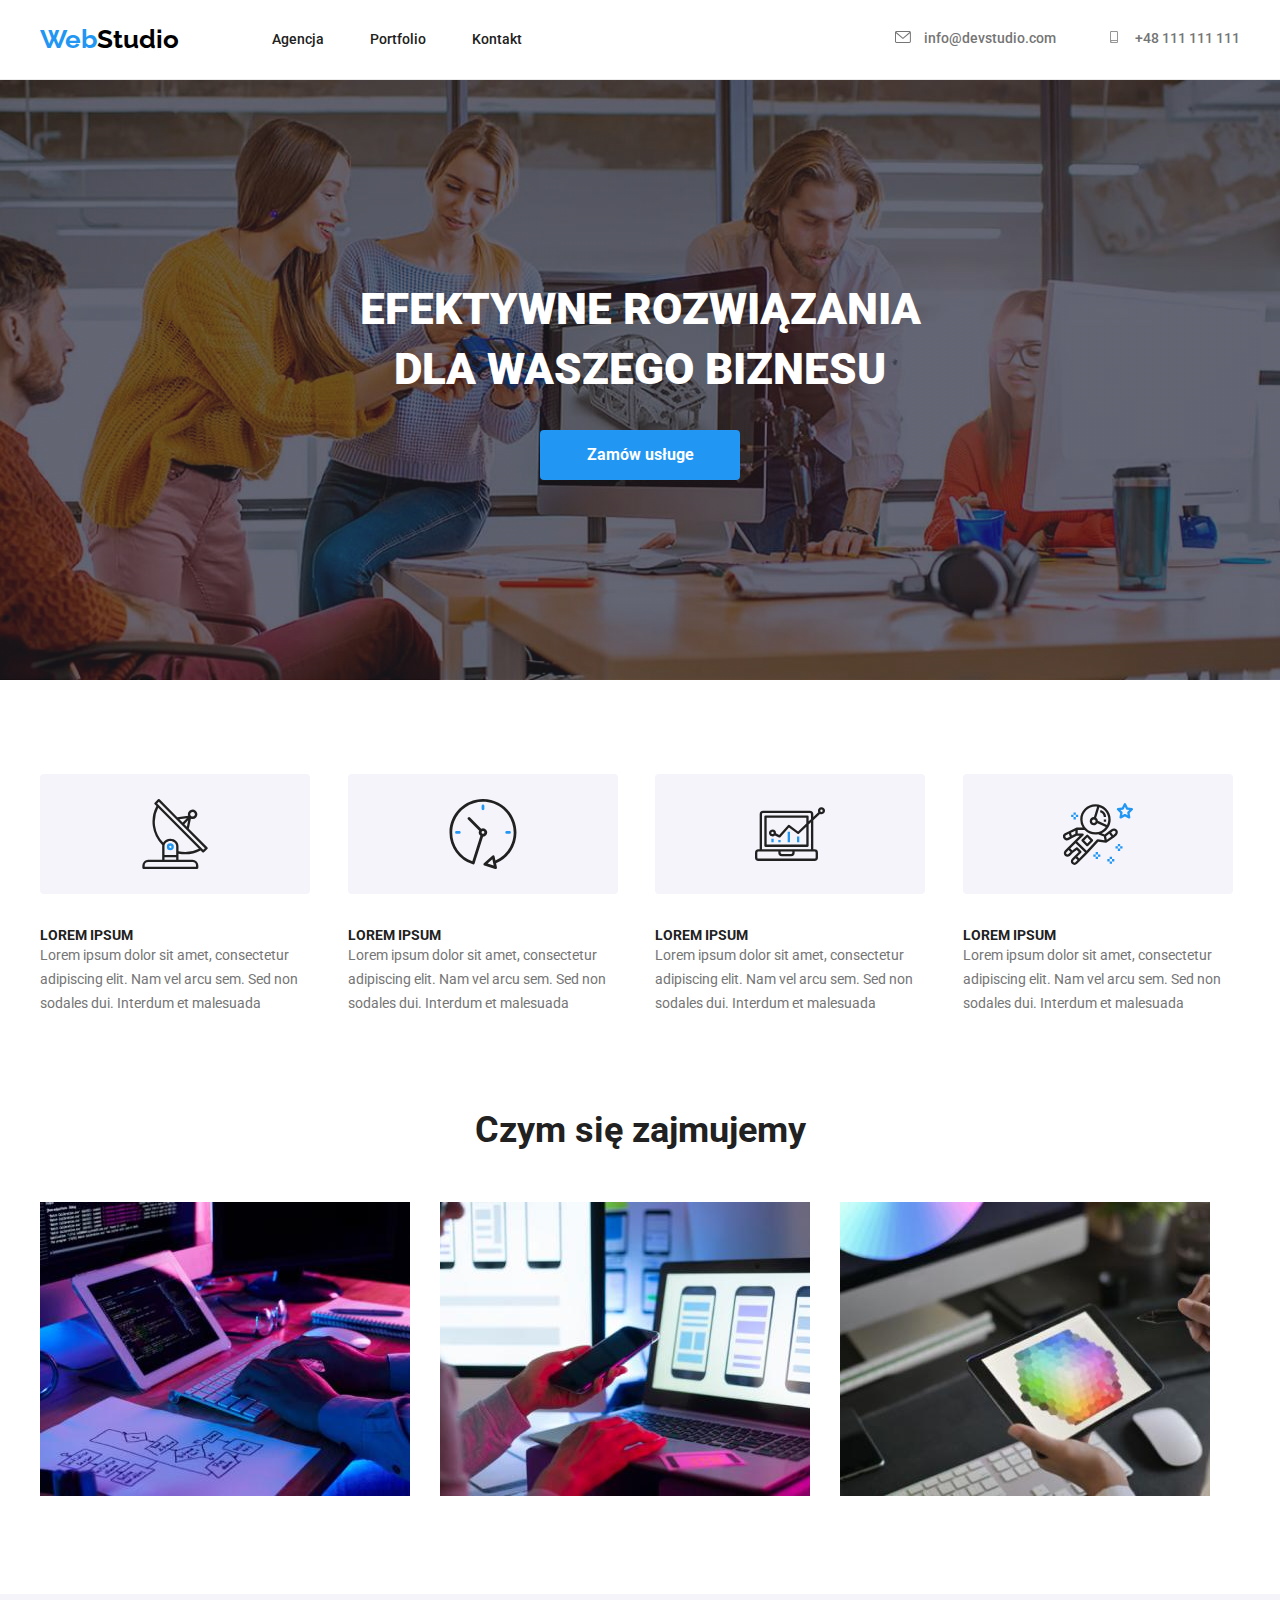
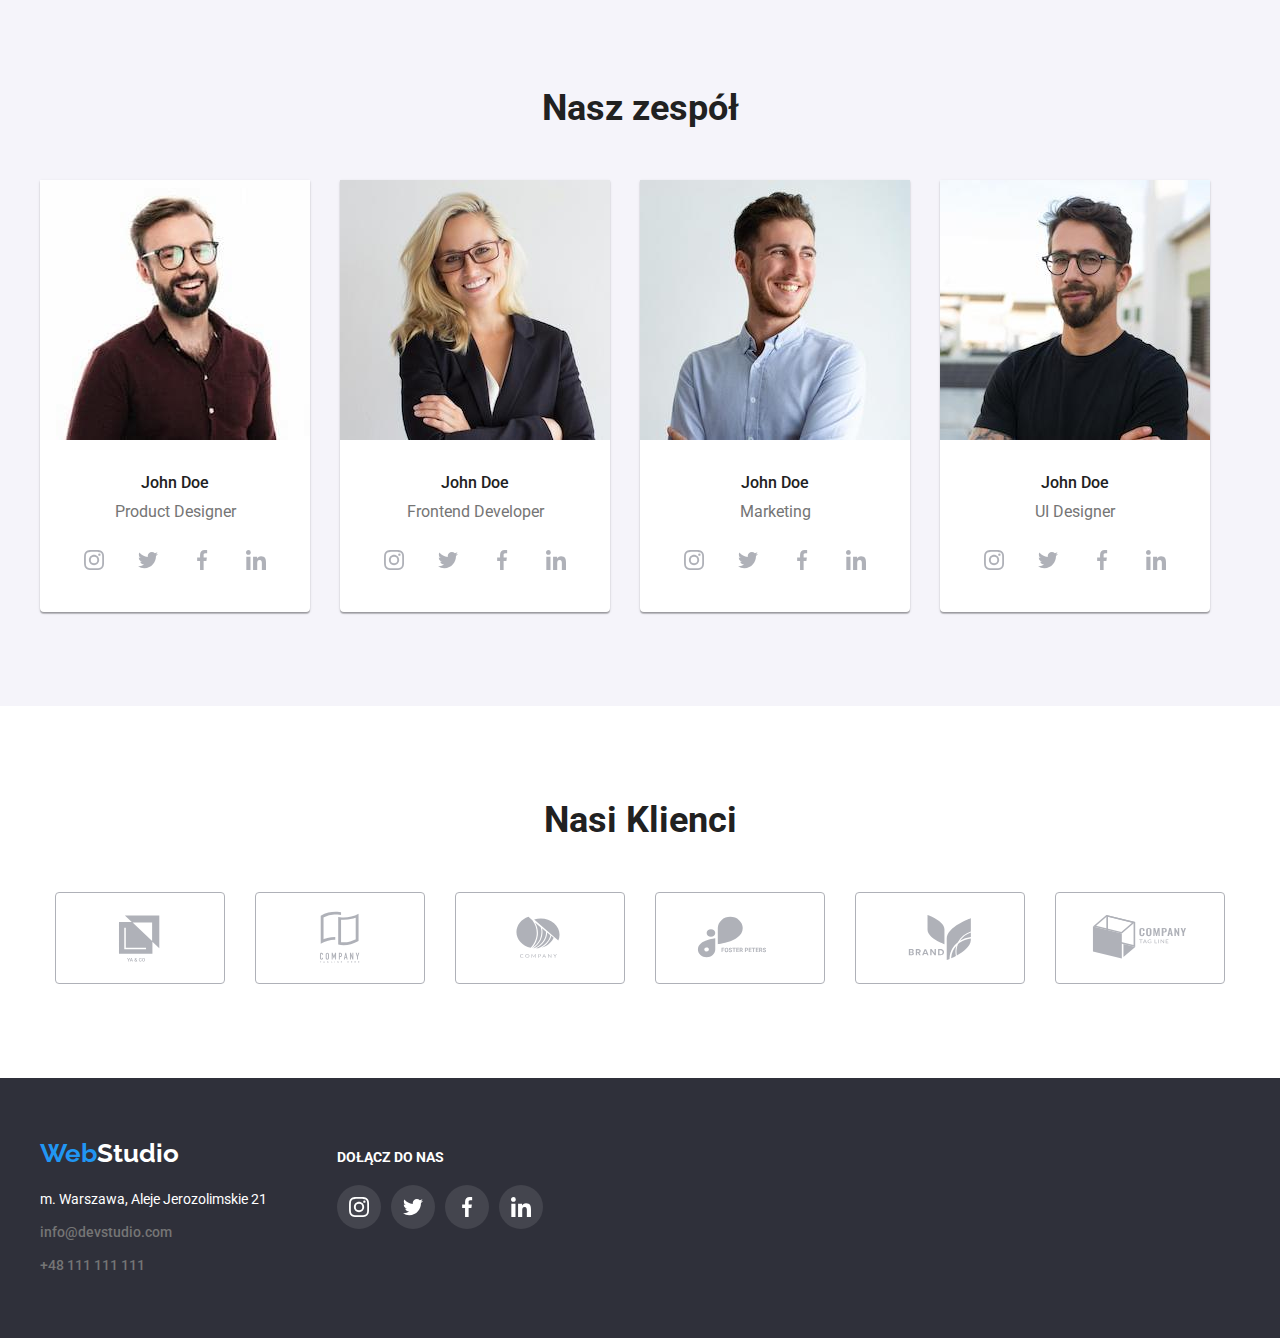
<file: index.html>
<!DOCTYPE html>
<html lang="pl">
    <head>
        <meta charset="UTF-8" />
        <meta http-equiv="X-UA-Compatible" content="IE=edge" />
        <meta name="viewport" content="width=device-width, initial-scale=1.0" />
        <!--google fonts-->
        <link rel="preconnect" href="https://fonts.googleapis.com" />
        <link rel="preconnect" href="https://fonts.gstatic.com" crossorigin />
        <link
            href="https://fonts.googleapis.com/css2?family=Raleway:wght@700&family=Roboto:wght@400;500;700;900&display=swap"
            rel="stylesheet"
        />
        <!--end google fonts-->
        <link rel="stylesheet" href="css/modern-normalize.min.css" />
        <link rel="stylesheet" href="css/styles.css" />
        <title>studio</title>
    </head>
    <body>
        <header class="header-wrapper">
            <div class="container nav-site">
                <nav class="upper-menu">
                    <a class="logo" href="index.html"
                        ><span class="web">Web</span>Studio</a
                    >
                    <ul class="main-links">
                        <li><a href="#">Agencja</a></li>
                        <li><a href="portfolio.html">Portfolio</a></li>
                        <li><a href="#">Kontakt</a></li>
                    </ul>
                </nav>
                <div class="contact-info">
                    <a class="contact-mail" href="mailto:info@devstudio.com"
                        ><svg class="info-icons" width="16" height="12">
                            <use href="./images/icons.svg#icon-envelope"></use>
                        </svg>
                        info@devstudio.com</a
                    >
                    <a class="contact-tel" href="tel:+48111111111">
                        <svg class="info-icons" width="16" height="12">
                            <use
                                href="./images/icons.svg#icon-smartphone"
                            ></use>
                        </svg>
                        +48 111 111 111</a
                    >
                </div>
            </div>
        </header>
        <main>
            <section class="section main-header">
                <div class="container title-box">
                    <h1 class="main-title">
                        EFEKTYWNE ROZWIĄZANIA DLA WASZEGO BIZNESU
                    </h1>
                    <button class="service-button" type="button">
                        Zamów usługe
                    </button>
                </div>
            </section>
            <section class="section">
                <div class="container">
                    <ul class="articles">
                        <li>
                            <svg class="feature-box" width="270" height="120">
                                <use
                                    class="feature-icon"
                                    width="70"
                                    height="70"
                                    x="100"
                                    y="25"
                                    href="./images/icons.svg#icon-antenna"
                                ></use>
                            </svg>
                            <h5 class="title-info">LOREM IPSUM</h5>
                            <p class="text-info">
                                Lorem ipsum dolor sit amet, consectetur
                                adipiscing elit. Nam vel arcu sem. Sed non
                                sodales dui. Interdum et malesuada
                            </p>
                        </li>
                        <li>
                            <svg class="feature-box" width="270" height="120">
                                <use
                                    class="feature-icon"
                                    width="70"
                                    height="70"
                                    x="100"
                                    y="25"
                                    href="./images/icons.svg#icon-clock"
                                ></use>
                            </svg>
                            <h5 class="title-info">LOREM IPSUM</h5>
                            <p class="text-info">
                                Lorem ipsum dolor sit amet, consectetur
                                adipiscing elit. Nam vel arcu sem. Sed non
                                sodales dui. Interdum et malesuada
                            </p>
                        </li>
                        <li>
                            <svg class="feature-box" width="270" height="120">
                                <use
                                    class="feature-icon"
                                    width="70"
                                    height="70"
                                    x="100"
                                    y="25"
                                    href="./images/icons.svg#icon-diagram"
                                ></use>
                            </svg>
                            <h5 class="title-info">LOREM IPSUM</h5>
                            <p class="text-info">
                                Lorem ipsum dolor sit amet, consectetur
                                adipiscing elit. Nam vel arcu sem. Sed non
                                sodales dui. Interdum et malesuada
                            </p>
                        </li>
                        <li>
                            <svg class="feature-box" width="270" height="120">
                                <use
                                    class="feature-icon"
                                    width="70"
                                    height="70"
                                    x="100"
                                    y="25"
                                    href="./images/icons.svg#icon-astronaut"
                                ></use>
                            </svg>
                            <h5 class="title-info">LOREM IPSUM</h5>
                            <p class="text-info">
                                Lorem ipsum dolor sit amet, consectetur
                                adipiscing elit. Nam vel arcu sem. Sed non
                                sodales dui. Interdum et malesuada
                            </p>
                        </li>
                    </ul>
                </div>
            </section>
            <!--czym się zajmujemy-->
            <section class="section sec-marg">
                <div class="our-work container">
                    <h2 class="our-work-title">Czym się zajmujemy</h2>
                    <ul class="our-work-list">
                        <li>
                            <img
                                src="images/what-we-do/programowanie.jpg"
                                alt="programujący mężczyzna"
                                width="370"
                                height="294"
                            />
                        </li>
                        <li>
                            <img
                                src="images/what-we-do/smartphone.jpg"
                                alt="kobieta stylizuje aplikację na telefony"
                                width="370"
                                height="294"
                            />
                        </li>
                        <li>
                            <img
                                src="images/what-we-do/tablet.jpg"
                                alt="kobieta wybiera kolor z palety"
                                width="370"
                                height="294"
                            />
                        </li>
                    </ul>
                </div>
            </section>
            <!--Nasz zespół-->
            <section class="section grey-bg">
                <div class="container">
                    <div class="our-team">
                        <h2 class="our-team-title">Nasz zespół</h2>
                        <ul class="our-team-list">
                            <li class="our-team-card">
                                <img
                                    src="images/workers/johndoe-product.jpg"
                                    alt="zdjęcie Johna Doe"
                                    width="270"
                                    height="260"
                                />
                                <h5 class="workers-name">John Doe</h5>
                                <p class="workplace">Product Designer</p>
                                <ul class="social-icons">
                                    <li>
                                        <a href="#">
                                            <svg
                                                class="social-icon"
                                                width="20"
                                                height="20"
                                            >
                                                <use
                                                    href="./images/icons.svg#icon-instagram"
                                                ></use>
                                            </svg>
                                        </a>
                                    </li>
                                    <li>
                                        <a href="#">
                                            <svg
                                                class="social-icon"
                                                width="20"
                                                height="20"
                                            >
                                                <use
                                                    href="./images/icons.svg#icon-twitter"
                                                ></use>
                                            </svg>
                                        </a>
                                    </li>
                                    <li>
                                        <a href="#">
                                            <svg
                                                class="social-icon"
                                                width="20"
                                                height="20"
                                            >
                                                <use
                                                    href="./images/icons.svg#icon-facebook"
                                                ></use>
                                            </svg>
                                        </a>
                                    </li>

                                    <li>
                                        <a href="#">
                                            <svg
                                                class="social-icon"
                                                width="20"
                                                height="20"
                                            >
                                                <use
                                                    href="./images/icons.svg#icon-linkedin"
                                                ></use>
                                            </svg>
                                        </a>
                                    </li>
                                </ul>
                            </li>
                            <li class="our-team-card">
                                <img
                                    src="images/workers/johndoe-front.jpg"
                                    alt="zdjęcie Johna Doe"
                                    width="270"
                                    height="260"
                                />
                                <h5 class="workers-name">John Doe</h5>
                                <p class="workplace">Frontend Developer</p>
                                <ul class="social-icons">
                                    <li>
                                        <a href="#">
                                            <svg
                                                class="social-icon"
                                                width="20"
                                                height="20"
                                            >
                                                <use
                                                    href="./images/icons.svg#icon-instagram"
                                                ></use>
                                            </svg>
                                        </a>
                                    </li>
                                    <li>
                                        <a href="#">
                                            <svg
                                                class="social-icon"
                                                width="20"
                                                height="20"
                                            >
                                                <use
                                                    href="./images/icons.svg#icon-twitter"
                                                ></use>
                                            </svg>
                                        </a>
                                    </li>
                                    <li>
                                        <a href="#">
                                            <svg
                                                class="social-icon"
                                                width="20"
                                                height="20"
                                            >
                                                <use
                                                    href="./images/icons.svg#icon-facebook"
                                                ></use>
                                            </svg>
                                        </a>
                                    </li>

                                    <li>
                                        <a href="#">
                                            <svg
                                                class="social-icon"
                                                width="20"
                                                height="20"
                                            >
                                                <use
                                                    href="./images/icons.svg#icon-linkedin"
                                                ></use>
                                            </svg>
                                        </a>
                                    </li>
                                </ul>
                            </li>
                            <li class="our-team-card">
                                <img
                                    src="images/workers/johndoe-marketing.jpg"
                                    alt="zdjęcie Johna Doe"
                                    width="270"
                                    height="260"
                                />
                                <h5 class="workers-name">John Doe</h5>
                                <p class="workplace">Marketing</p>
                                <ul class="social-icons">
                                    <li>
                                        <a href="#">
                                            <svg
                                                class="social-icon"
                                                width="20"
                                                height="20"
                                            >
                                                <use
                                                    href="./images/icons.svg#icon-instagram"
                                                ></use>
                                            </svg>
                                        </a>
                                    </li>
                                    <li>
                                        <a href="#">
                                            <svg
                                                class="social-icon"
                                                width="20"
                                                height="20"
                                            >
                                                <use
                                                    href="./images/icons.svg#icon-twitter"
                                                ></use>
                                            </svg>
                                        </a>
                                    </li>
                                    <li>
                                        <a href="#">
                                            <svg
                                                class="social-icon"
                                                width="20"
                                                height="20"
                                            >
                                                <use
                                                    href="./images/icons.svg#icon-facebook"
                                                ></use>
                                            </svg>
                                        </a>
                                    </li>
                                    <li>
                                        <a href="#">
                                            <svg
                                                class="social-icon"
                                                width="20"
                                                height="20"
                                            >
                                                <use
                                                    href="./images/icons.svg#icon-linkedin"
                                                ></use>
                                            </svg>
                                        </a>
                                    </li>
                                </ul>
                            </li>
                            <li class="our-team-card">
                                <img
                                    src="images/workers/johndoe-ui.jpg"
                                    alt="zdjęcie Johna Doe"
                                    width="270"
                                    height="260"
                                />
                                <h5 class="workers-name">John Doe</h5>
                                <p class="workplace">UI Designer</p>
                                <ul class="social-icons">
                                    <li>
                                        <a href="#">
                                            <svg
                                                class="social-icon"
                                                width="20"
                                                height="20"
                                            >
                                                <use
                                                    href="./images/icons.svg#icon-instagram"
                                                ></use>
                                            </svg>
                                        </a>
                                    </li>
                                    <li>
                                        <a href="#">
                                            <svg
                                                class="social-icon"
                                                width="20"
                                                height="20"
                                            >
                                                <use
                                                    href="./images/icons.svg#icon-twitter"
                                                ></use>
                                            </svg>
                                        </a>
                                    </li>
                                    <li>
                                        <a href="#">
                                            <svg
                                                class="social-icon"
                                                width="20"
                                                height="20"
                                            >
                                                <use
                                                    href="./images/icons.svg#icon-facebook"
                                                ></use>
                                            </svg>
                                        </a>
                                    </li>

                                    <li>
                                        <a href="#">
                                            <svg
                                                class="social-icon"
                                                width="20"
                                                height="20"
                                            >
                                                <use
                                                    href="./images/icons.svg#icon-linkedin"
                                                ></use>
                                            </svg>
                                        </a>
                                    </li>
                                </ul>
                            </li>
                        </ul>
                    </div>
                </div>
            </section>
            <section class="section">
                <div class="container">
                    <h2 class="our-clients">Nasi Klienci</h2>
                    <ul class="clients-icons">
                        <li tabindex="0">
                            <svg class="client-icon" width="106" height="60">
                                <use href="./images/icons.svg#icon-yaco"></use>
                            </svg>
                        </li>
                        <li tabindex="0">
                            <svg class="client-icon" width="106" height="60">
                                <use
                                    href="./images/icons.svg#icon-company-tagline"
                                ></use>
                            </svg>
                        </li>
                        <li tabindex="0">
                            <svg class="client-icon" width="106" height="60">
                                <use
                                    href="./images/icons.svg#icon-company"
                                ></use>
                            </svg>
                        </li>
                        <li tabindex="0">
                            <svg class="client-icon" width="106" height="60">
                                <use
                                    href="./images/icons.svg#icon-foster-peters"
                                ></use>
                            </svg>
                        </li>
                        <li tabindex="0">
                            <svg class="client-icon" width="106" height="60">
                                <use href="./images/icons.svg#icon-brand"></use>
                            </svg>
                        </li>
                        <li tabindex="0">
                            <svg class="client-icon" width="106" height="60">
                                <use
                                    href="./images/icons.svg#icon-company-tag-line"
                                ></use>
                            </svg>
                        </li>
                    </ul>
                </div>
            </section>
        </main>
        <footer class="footer-wrapper">
            <div class="container">
                <section class="lower-menu">
                    <div class="lower-box">
                        <a class="logo lower-logo" href="index.html"
                            ><span class="web">Web</span>Studio</a
                        >
                        <address class="correspondence">
                            <span class="company-street"
                                >m. Warszawa, Aleje Jerozolimskie 21</span
                            >
                            <a
                                class="lower-contact-mail"
                                href="mailto:info@devstudio.com"
                                >info@devstudio.com</a
                            >
                            <a class="lower-contact-tel" href="tel:+48111111111"
                                >+48 111 111 111</a
                            >
                        </address>
                    </div>
                    <div class="join-us">
                        <h5 class="join">Dołącz do nas</h5>
                        <ul class="social-icons-lower">
                            <li>
                                <a href="#">
                                    <svg
                                        class="social-icon-lower"
                                        width="20"
                                        height="20"
                                    >
                                        <use
                                            href="./images/icons.svg#icon-instagram"
                                        ></use>
                                    </svg>
                                </a>
                            </li>
                            <li>
                                <a href="#">
                                    <svg
                                        class="social-icon-lower"
                                        width="20"
                                        height="20"
                                    >
                                        <use
                                            href="./images/icons.svg#icon-twitter"
                                        ></use>
                                    </svg>
                                </a>
                            </li>
                            <li>
                                <a href="#">
                                    <svg
                                        class="social-icon-lower"
                                        width="20"
                                        height="20"
                                    >
                                        <use
                                            href="./images/icons.svg#icon-facebook"
                                        ></use>
                                    </svg>
                                </a>
                            </li>
                            <li>
                                <a href="#">
                                    <svg
                                        class="social-icon-lower"
                                        width="20"
                                        height="20"
                                    >
                                        <use
                                            href="./images/icons.svg#icon-linkedin"
                                        ></use>
                                    </svg>
                                </a>
                            </li>
                        </ul>
                    </div>
                </section>
            </div>
        </footer>
    </body>
</html>
</file>
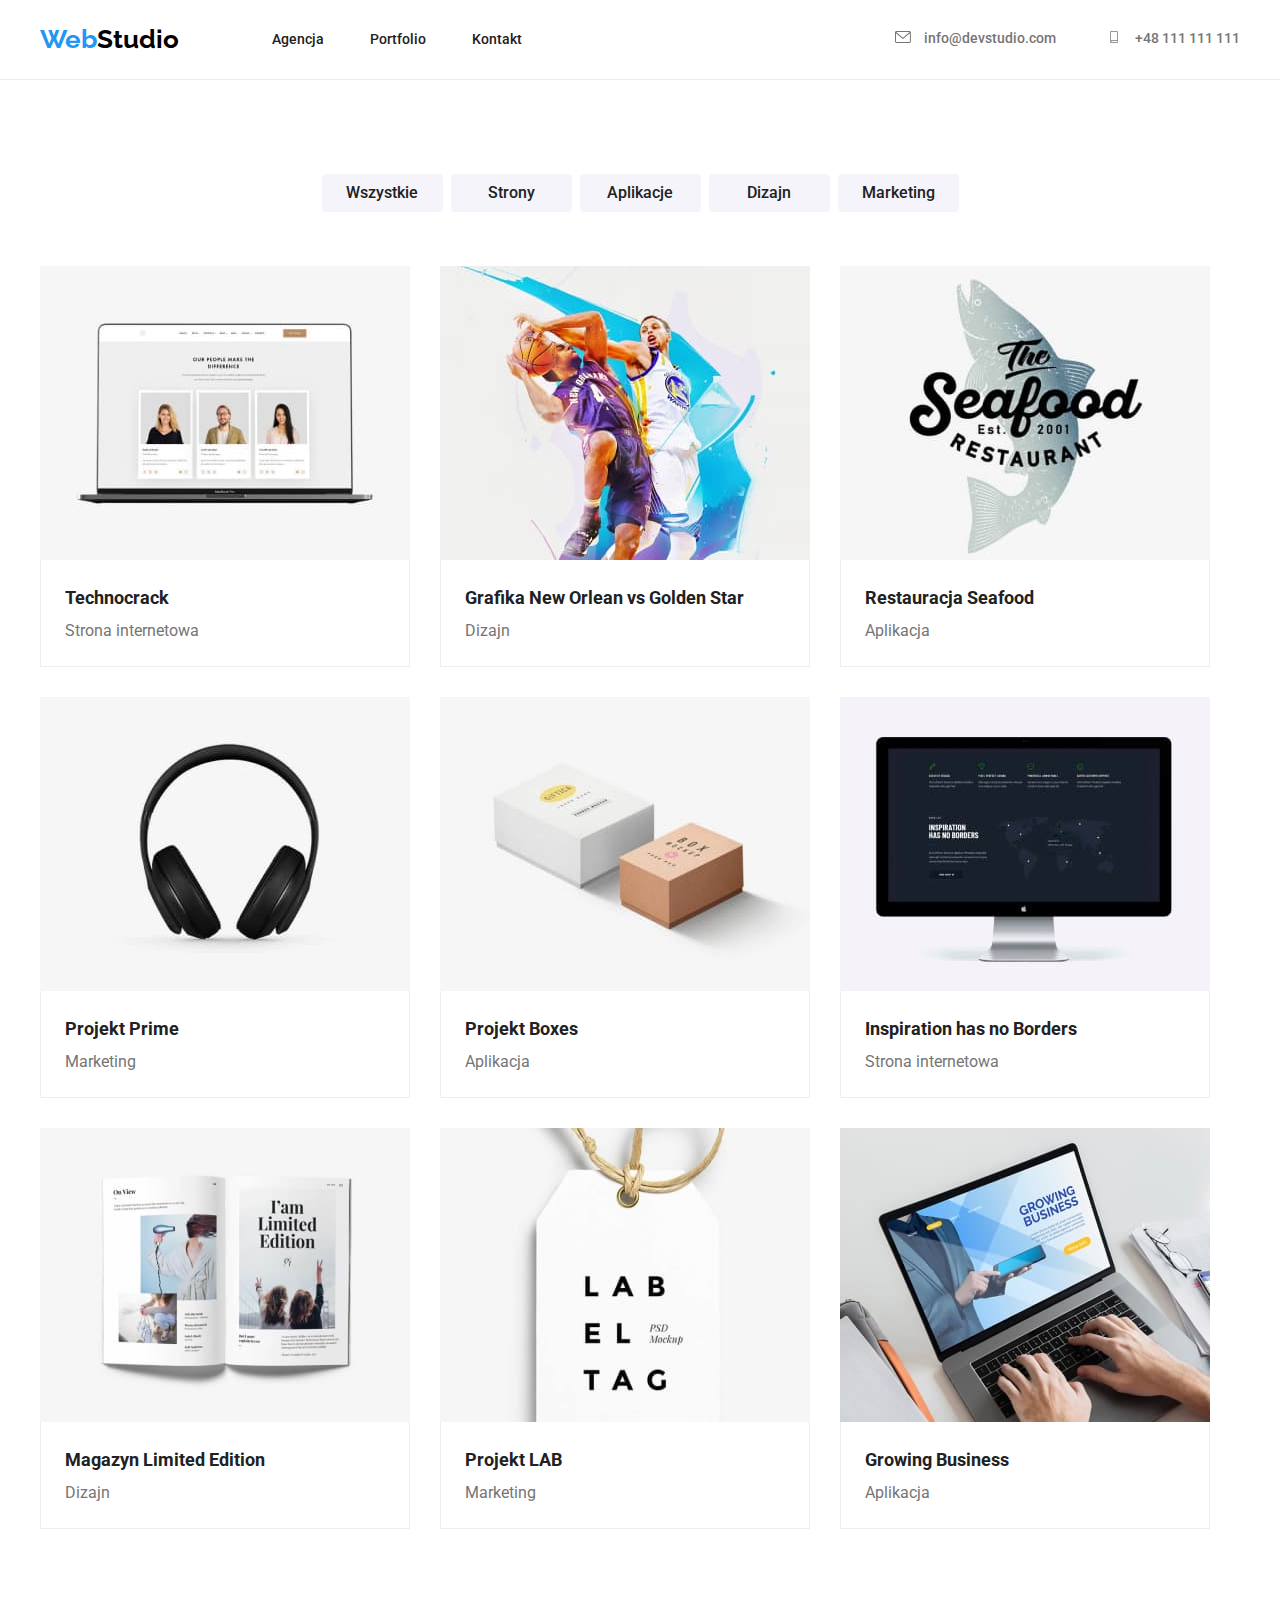
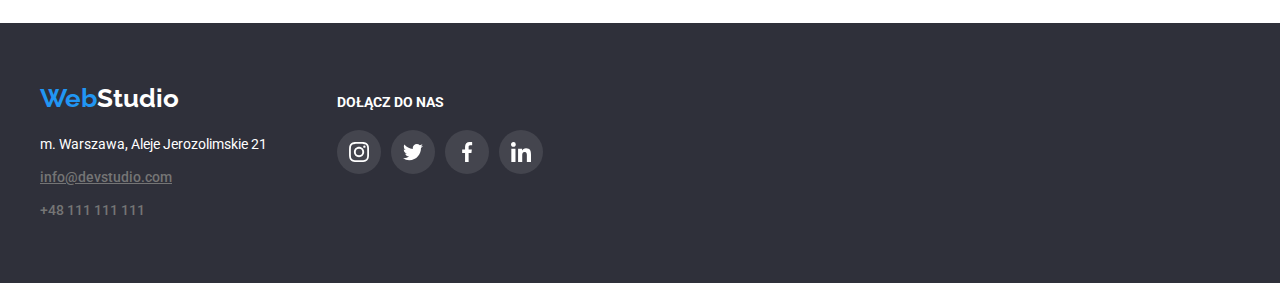
<file: portfolio.html>
<!DOCTYPE html>
<html lang="pl">
    <head>
        <meta charset="UTF-8" />
        <meta http-equiv="X-UA-Compatible" content="IE=edge" />
        <meta name="viewport" content="width=device-width, initial-scale=1.0" />
        <!--google fonts-->
        <link rel="preconnect" href="https://fonts.googleapis.com" />
        <link rel="preconnect" href="https://fonts.gstatic.com" crossorigin />
        <link
            href="https://fonts.googleapis.com/css2?family=Raleway:wght@700&family=Roboto:wght@400;500;700;900&display=swap"
            rel="stylesheet"
        />
        <!--end google fonts-->
        <link rel="stylesheet" href="css/modern-normalize.min.css" />
        <link rel="stylesheet" href="css/styles.css" />
        <title>Portfolio</title>
    </head>
    <body>
        <header class="header-wrapper">
            <div class="container nav-site">
                <nav class="upper-menu">
                    <a class="logo" href="index.html"
                        ><span class="web">Web</span>Studio</a
                    >
                    <ul class="main-links">
                        <li><a href="#">Agencja</a></li>
                        <li>
                            <a class="active" href="portfolio.html"
                                >Portfolio</a
                            >
                        </li>
                        <li><a href="#">Kontakt</a></li>
                    </ul>
                </nav>
                <div class="contact-info">
                    <a class="contact-mail" href="mailto:info@devstudio.com"
                        ><svg class="info-icons" width="16" height="12">
                            <use href="./images/icons.svg#icon-envelope"></use>
                        </svg>
                        info@devstudio.com</a
                    >
                    <a class="contact-tel" href="tel:+48111111111"
                        ><svg class="info-icons" width="16" height="12">
                            <use
                                href="./images/icons.svg#icon-smartphone"
                            ></use>
                        </svg>
                        +48 111 111 111</a
                    >
                </div>
            </div>
        </header>
        <main class="main-pad">
            <div class="project-section">
                <!--przyciski-->
                <div class="container">
                    <div class="project-button">
                        <button type="button">Wszystkie</button>
                        <button type="button">Strony</button>
                        <button type="button">Aplikacje</button>
                        <button type="button">Dizajn</button>
                        <button type="button">Marketing</button>
                    </div>
                </div>
                <!--zdjęcia-->
                <div class="container">
                    <ul class="projects-list">
                        <li class="project-card">
                            <img
                                src="images/portfolio/technocrack.jpg"
                                alt="zdjęcie przedstawia laptopa z otwartą stroną internetową"
                                width="370"
                                height="294"
                            />
                            <div class="border">
                                <span class="project-name">Technocrack</span>
                                <span class="description"
                                    >Strona internetowa</span
                                >
                            </div>
                        </li>
                        <li class="project-card">
                            <img
                                src="images/portfolio/new-orlean.jpg"
                                alt="zdjęcie przedstawia dwóch koszykarzy"
                                width="370"
                                height="294"
                            />
                            <div class="border">
                                <span class="project-name"
                                    >Grafika New Orlean vs Golden Star</span
                                >
                                <span class="description">Dizajn</span>
                            </div>
                        </li>
                        <li class="project-card">
                            <img
                                src="images/portfolio/seafood.jpg"
                                alt="zdjęcie przedstawia logo restauracji z owocami morza"
                                width="370"
                                height="294"
                            />
                            <div class="border">
                                <span class="project-name"
                                    >Restauracja Seafood</span
                                >
                                <span class="description">Aplikacja</span>
                            </div>
                        </li>
                        <li class="project-card">
                            <img
                                src="images/portfolio/project-prime.jpg"
                                alt="zdjęcie przedstawia słuchawki bezprzewodowe"
                                width="370"
                                height="294"
                            />
                            <div class="border">
                                <span class="project-name">Projekt Prime</span>
                                <span class="description">Marketing</span>
                            </div>
                        </li>
                        <li class="project-card">
                            <img
                                src="images/portfolio/project-boxes.jpg"
                                alt="zdjęcie przedstawia kartony"
                                width="370"
                                height="294"
                            />
                            <div class="border">
                                <span class="project-name">Projekt Boxes</span>
                                <span class="description">Aplikacja</span>
                            </div>
                        </li>
                        <li class="project-card">
                            <img
                                src="images/portfolio/no-borders.jpg"
                                alt="zdjęcie przedstawia monitor"
                                width="370"
                                height="294"
                            />
                            <div class="border">
                                <span class="project-name"
                                    >Inspiration has no Borders</span
                                >
                                <span class="description"
                                    >Strona internetowa</span
                                >
                            </div>
                        </li>
                        <li class="project-card">
                            <img
                                src="images/portfolio/limited-edition.jpg"
                                alt="zdjęcie przedstawia czasopismo"
                                width="370"
                                height="294"
                            />
                            <div class="border">
                                <span class="project-name"
                                    >Magazyn Limited Edition</span
                                >
                                <span class="description">Dizajn</span>
                            </div>
                        </li>
                        <li class="project-card">
                            <img
                                src="images/portfolio/project-lab.jpg"
                                alt="zdjęcie przedstawia etykietę na której widnieje napis Projekt LAB"
                                width="370"
                                height="294"
                            />
                            <div class="border">
                                <span class="project-name">Projekt LAB</span>
                                <span class="description">Marketing</span>
                            </div>
                        </li>
                        <li class="project-card">
                            <img
                                src="images/portfolio/growing-business.jpg"
                                alt="zdjęcie przedstawia laptopa z otwartą stroną internetową"
                                width="370"
                                height="294"
                            />
                            <div class="border">
                                <span class="project-name"
                                    >Growing Business</span
                                >
                                <span class="description">Aplikacja</span>
                            </div>
                        </li>
                    </ul>
                </div>
            </div>
        </main>
        <footer class="footer-wrapper">
            <div class="container">
                <section class="lower-menu">
                    <div class="lower-box">
                        <a class="logo lower-logo" href="index.html"
                            ><span class="web">Web</span>Studio</a
                        >
                        <address class="correspondence">
                            <span class="company-street"
                                >m. Warszawa, Aleje Jerozolimskie 21</span
                            >
                            <a
                                class="lower-contact-mail mail-underline"
                                href="mailto:info@devstudio.com"
                                >info@devstudio.com</a
                            >
                            <a class="lower-contact-tel" href="tel:+48111111111"
                                >+48 111 111 111</a
                            >
                        </address>
                    </div>
                    <div class="join-us">
                        <h5 class="join">Dołącz do nas</h5>
                        <ul class="social-icons-lower">
                            <li>
                                <a href="#">
                                    <svg
                                        class="social-icon-lower"
                                        width="20"
                                        height="20"
                                    >
                                        <use
                                            href="./images/icons.svg#icon-instagram"
                                        ></use>
                                    </svg>
                                </a>
                            </li>
                            <li>
                                <a href="#">
                                    <svg
                                        class="social-icon-lower"
                                        width="20"
                                        height="20"
                                    >
                                        <use
                                            href="./images/icons.svg#icon-twitter"
                                        ></use>
                                    </svg>
                                </a>
                            </li>
                            <li>
                                <a href="#">
                                    <svg
                                        class="social-icon-lower"
                                        width="20"
                                        height="20"
                                    >
                                        <use
                                            href="./images/icons.svg#icon-facebook"
                                        ></use>
                                    </svg>
                                </a>
                            </li>
                            <li>
                                <a href="#">
                                    <svg
                                        class="social-icon-lower"
                                        width="20"
                                        height="20"
                                    >
                                        <use
                                            href="./images/icons.svg#icon-linkedin"
                                        ></use>
                                    </svg>
                                </a>
                            </li>
                        </ul>
                    </div>
                </section>
            </div>
        </footer>
    </body>
</html>
</file>
<file: css/styles.css>
:root {
    --deafult-dark-font: #212121;
    --grey-font: #757575;
    --white-font: #ffffff;
    --logo-font: #000000;
    --blue-font: #2196f3;
    --white-background: #f5f4fa;
    --footer-contact-font: #ffffff99;
    --dark-background: #2f303a;
    --border-header: #ececec;
    --border-card: #eeeeee;
    --bg-gradient: #2f303a66;
    --social-color: #afb1b8;
    --social-lower-bg: #ffffff1a;
}

ul,
h1,
h2,
h3,
h4,
h5,
p {
    margin: 0;
    padding: 0;
}

body {
    font-family: 'Roboto', sans-serif;
    color: var(--deafult-dark-font);
}
.container {
    max-width: 1200px;
    padding: 0;
    margin: 0 auto;
}
/* nagłówek */
.nav-site {
    display: flex;
    justify-content: space-between;
    align-items: center;
    text-align: center;
    padding: 24px 0 25px;
}
.header-wrapper > .container {
    display: flex;
    justify-content: space-between;
    align-items: center;
}
.header-wrapper {
    border-bottom: 1px solid var(--border-header);
}
.section {
    padding: 94px 0;
}
.main-links {
    gap: 46px;
}
.upper-menu,
.main-links {
    display: flex;
    align-items: center;
}
.info-icons {
    fill: var(--grey-font);
    margin-right: 10px;
}
.contact-info {
    display: flex;
    gap: 50px;
}
.contact-info a:is(:hover, :focus) {
    color: var(--blue-font);
}
.contact-info a:is(:hover, :focus) > .info-icons {
    fill: var(--blue-font);
}

.upper-menu {
    gap: 93px;
}
.logo {
    font-family: 'Raleway', sans-serif;
    text-decoration: none;
    font-weight: 700;
    font-size: 26px;
    line-height: 1.16;
    color: var(--logo-font);
    outline: none;
}
.main-links a:hover,
.main-links a:focus,
.web {
    color: var(--blue-font);
    outline: none;
}

.main-links a {
    font-weight: 500;
    font-size: 14px;
    line-height: 1.14;
}
.main-links a {
    color: var(--deafult-dark-font);
}
.main-links a,
.contact-mail,
.contact-tel {
    text-decoration: none;
}
.contact-mail,
.contact-tel {
    color: var(--grey-font);
    font-weight: 500;
    font-size: 14px;
    line-height: 1.14;
}
/* strona główna */
.main-title {
    font-weight: 900;
    font-size: 44px;
    line-height: 1.36;
    color: var(--white-font);
    text-align: center;
    margin: 106px 280px 30px;
}
.service-button {
    font-family: 'Roboto', sans-serif;
    font-weight: 700;
    font-size: 16px;
    line-height: 1.87;
    background-color: var(--blue-font);
    color: var(--white-font);
    outline: none;
    border: none;
    border-radius: 4px;
    margin-bottom: 106px;
    width: 200px;
    height: 50px;
}
.title-box {
    display: flex;
    flex-direction: column;
    align-items: center;
    justify-content: center;
}
.main-header {
    background-color: var(--dark-background);
    background-repeat: no-repeat;
    background-position: 50% 50%;
    background-size: 1600px 600px;
    background-image: linear-gradient(
            to right,
            var(--bg-gradient),
            var(--bg-gradient)
        ),
        url('../images/bg-image/image-bg.jpg');
}
.title-info {
    font-weight: 700;
    font-size: 14px;
    line-height: 1.14;
}

.text-info {
    font-size: 14px;
    line-height: 1.71;
    color: var(--grey-font);
}
.articles {
    display: flex;
    gap: 30px;
    margin: 0;
}
.feature-box {
    background-color: var(--white-background);
    border-radius: 4px;
    margin-bottom: 30px;
}
.feature-icon {
    position: absolute;
}
.our-work-title,
.our-team-title {
    font-weight: 700;
    font-size: 36px;
    line-height: 1.16;
    text-align: center;
    margin: 0;
    padding-bottom: 50px;
}
.our-work-list {
    display: flex;
    gap: 30px;
    align-items: center;
    padding: 0;
    margin: 0;
}
.sec-marg {
    margin-top: -94px;
}
.our-team-list {
    display: flex;
    padding: 0;
    gap: 30px;
    margin: 0;
}
.our-team-card {
    background-color: var(--white-font);
    box-shadow: 0px 1px 3px rgba(0, 0, 0, 0.12), 0px 1px 1px rgba(0, 0, 0, 0.14),
        0px 2px 1px rgba(0, 0, 0, 0.2);
    border-radius: 0px 0px 4px 4px;
}
.workers-name {
    font-weight: 500;
    font-size: 16px;
    line-height: 1.18;
    text-align: center;
    display: block;
    padding-top: 30px;
    padding-bottom: 10px;
    margin: 0;
}
.workplace {
    font-size: 16px;
    line-height: 1.18;
    color: var(--grey-font);
    text-align: center;
    display: block;
    padding-bottom: 16px;
    margin: 0;
}
.social-icons {
    list-style-type: none;
    display: flex;
    justify-content: center;
    gap: 10px;
    padding-bottom: 30px;
}
.social-icon > use {
    fill: var(--social-color);
}
.social-icons li > a {
    width: 44px;
    height: 44px;
    border-radius: 50%;
    display: flex;
    flex-wrap: wrap;
    justify-content: center;
    align-items: center;
}
.social-icons li > a:is(:hover, :focus) {
    background-color: var(--blue-font);
}
.social-icons li > a:is(:hover, :focus) > .social-icon use {
    fill: var(--white-font);
}
.our-clients {
    font-weight: 700;
    font-size: 36px;
    line-height: 1.16;
    text-align: center;
    margin: 0;
    padding-bottom: 50px;
}
.clients-icons {
    display: flex;
    justify-content: center;
    list-style-type: none;
    gap: 30px;
}
.clients-icons > li {
    display: flex;
    justify-content: center;
    align-items: center;
    width: 170px;
    height: 92px;
    border: 1px solid var(--social-color);
    border-radius: 4px;
}
.client-icon > use {
    fill: var(--social-color);
}
.clients-icons > li:is(:hover, :focus) {
    border: 1px solid var(--blue-font);
}
.clients-icons > li:is(:hover, :focus) > .client-icon use {
    fill: var(--blue-font);
}

/* Portfolio */
.main-pad {
    padding: 94px 0;
}
.project-button button:is(:hover, :focus) {
    color: var(--white-font);
    background-color: var(--blue-font);
    box-shadow: 0px 4px 4px 0px #00000040;
}

.project-button button {
    color: var(--deafult-dark-font);
}
.project-name {
    font-weight: 700;
    font-size: 18px;
    line-height: 2;
}
.description {
    font-size: 16px;
    line-height: 1.87;
    color: var(--grey-font);
}
.projects-list,
.our-work-list,
.our-team-list,
.main-links,
.articles {
    list-style-type: none;
}

.grey-bg {
    background-color: var(--white-background);
}
.projects-list {
    display: flex;
    flex-wrap: wrap;
    margin: 0;
    align-items: center;
    max-width: 1200px;
    padding: 0;
    gap: 30px;
}
.project-button button {
    font-family: 'Roboto', sans-serif;
    cursor: pointer;
    font-weight: 500;
    font-size: 16px;
    line-height: 1.62;
    background-color: var(--white-background);
    outline: none;
    border: none;
    border-radius: 4px;
    width: 121px;
    height: 38px;
    padding: 0;
}
.project-button {
    display: flex;
    justify-content: center;
    margin-bottom: 54px;
    gap: 8px;
}
.project-card {
    background-color: var(--white-font);
    display: flex;
    flex-wrap: wrap;
    flex-direction: column;
}
.project-card:is(:hover, :focus) {
    box-shadow: 0px 4px 4px 0px #00000040;
}
.border {
    display: flex;
    flex-direction: column;
    padding: 20px 24px;
    border: 1px solid var(--border-card);
    border-top: 0;
}
/* footer */
.lower-menu a.logo {
    color: var(--white-font);
}
.company-street,
.lower-contact-mail,
.lower-contact-tel {
    font-style: normal;
    font-weight: 400;
    font-size: 14px;
    line-height: 1.71;
}
.lower-menu a.contact {
    color: var(--footer-contact-font);
}
.lower-menu {
    display: flex;
    flex-wrap: wrap;
    gap: 70px;
    align-items: baseline;
}
.company-street {
    color: var(--white-font);
}
a.mail-underline {
    text-decoration: underline;
}
.correspondence {
    display: flex;
    flex-direction: column;
    gap: 9px;
}
.correspondence a:hover,
.correspondence a:focus,
.contact:focus {
    color: var(--blue-font);
    outline: none;
}
.lower-contact-mail,
.lower-contact-tel {
    color: var(--grey-font);
    font-weight: 500;
    font-size: 14px;
    line-height: 1.71;
    width: fit-content;
    text-decoration: none;
}
.footer-wrapper {
    padding: 60px 0;
    background: var(--dark-background);
}
.footer-wrapper > .container {
    display: flex;
    justify-content: space-between;
    align-items: center;
}
.lower-box {
    display: flex;
    flex-direction: column;
    gap: 20px;
}
.join {
    font-weight: 700;
    font-size: 14px;
    line-height: 16px;
    text-transform: uppercase;
    color: var(--white-font);
    padding-bottom: 20px;
}
.social-icons-lower {
    list-style-type: none;
    display: flex;
    justify-content: center;
    gap: 10px;
}
.social-icons-lower li > a {
    width: 44px;
    height: 44px;
    border-radius: 50%;
    display: flex;
    flex-wrap: wrap;
    justify-content: center;
    align-items: center;
    background-color: var(--social-lower-bg);
}
.social-icon-lower > use {
    fill: var(--white-font);
}

.social-icons-lower li > a:is(:hover, :focus) {
    background-color: var(--blue-font);
}
</file>
